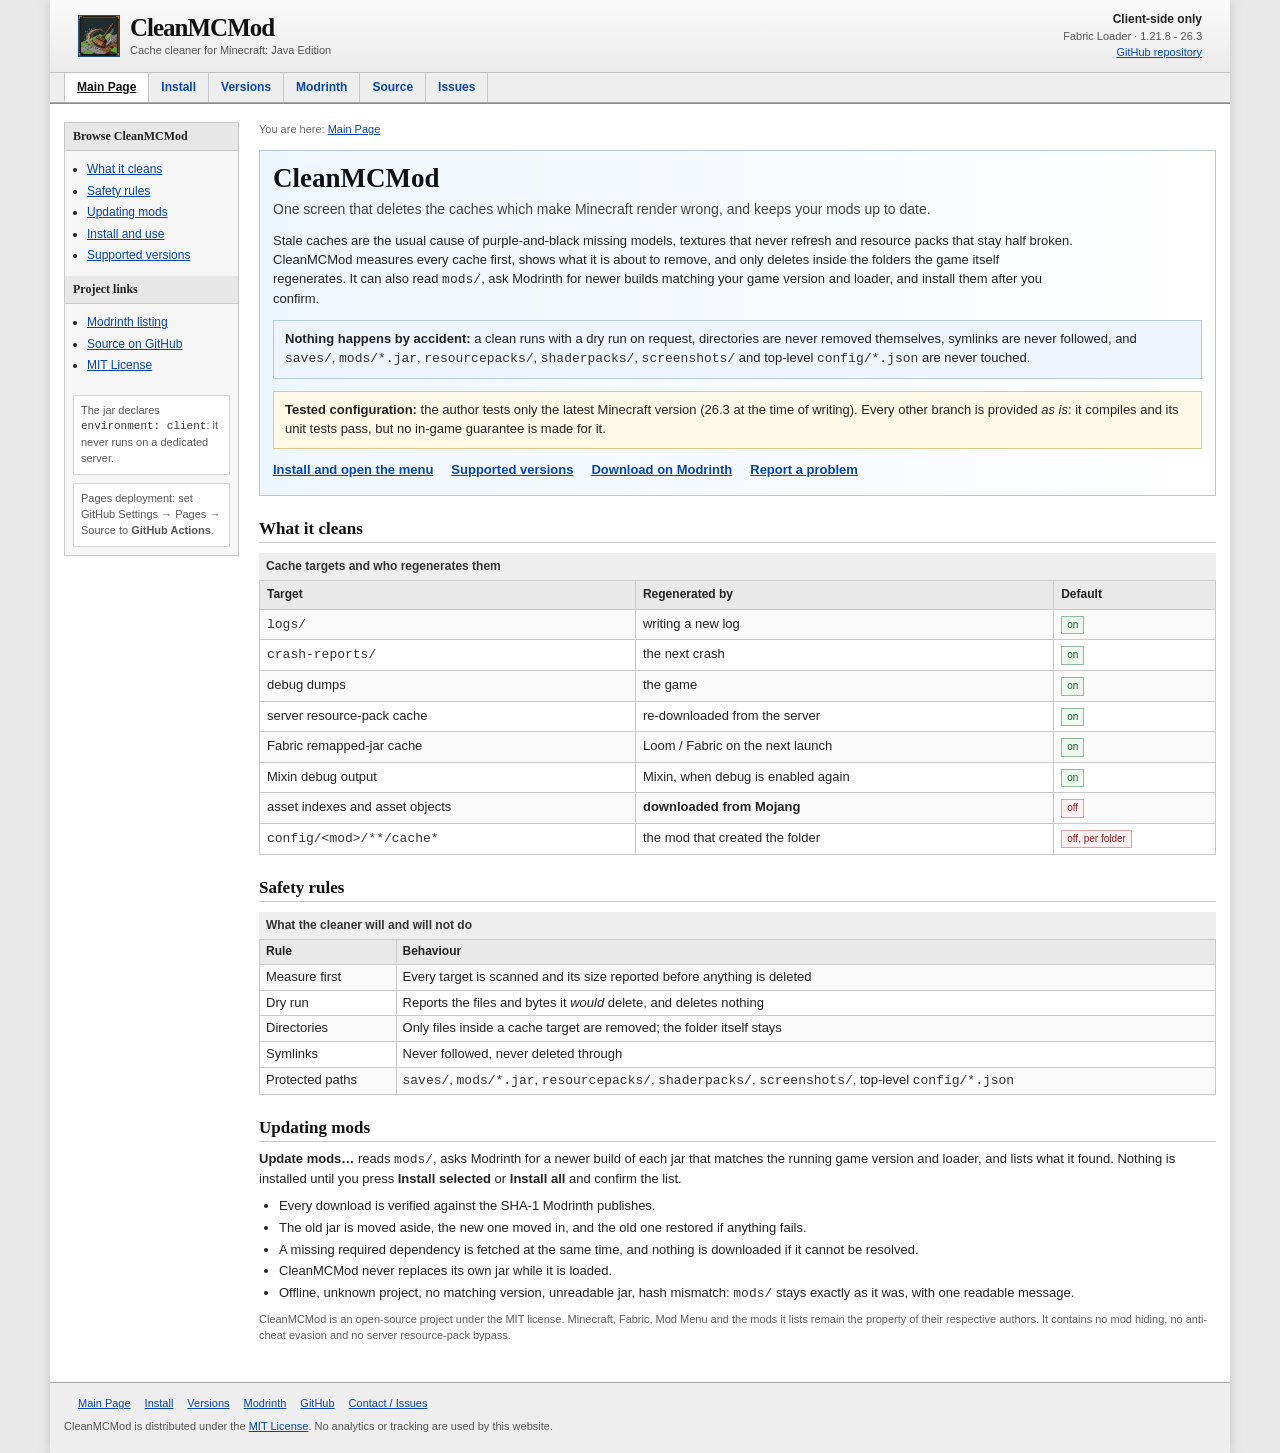
<file: .website/index.html>
<!doctype html>
<html lang="en">
<head>
<meta charset="utf-8"><meta name="viewport" content="width=device-width, initial-scale=1">
<meta name="description" content="CleanMCMod clears the stale Minecraft caches that break models, textures and resource packs, and updates your mods from Modrinth.">
<title>CleanMCMod - Minecraft cache cleaner</title>
<link rel="stylesheet" href="styles.css">
<link rel="icon" type="image/png" href="icon.png">
<meta property="og:image" content="icon.png">
<script defer src="script.js"></script>
</head>
<body>
<a class="skip-link" href="#main-content">Skip to content</a>
<header class="site-header">
  <div class="container header-main">
    <a class="brand" href="index.html">
      <span class="brand-mark"><img src="icon.png" alt="CleanMCMod logo"></span>
      <span><span class="brand-name">CleanMCMod</span><span class="brand-subtitle">Cache cleaner for Minecraft: Java Edition</span></span>
    </a>
    <div class="header-meta">
      <strong>Client-side only</strong>
      Fabric Loader &middot; 1.21.8 - 26.3<br>
      <a href="https://github.com/PiBOH/cleanmcmod">GitHub repository</a>
    </div>
    <button class="menu-toggle" type="button" aria-expanded="false" aria-controls="primary-nav">Menu</button>
  </div>
  <nav class="site-nav" aria-label="Main navigation">
    <ul class="container nav-list" id="primary-nav">
      <li><a href="index.html" aria-current="page">Main Page</a></li>
      <li><a href="install.html">Install</a></li>
      <li><a href="versions.html">Versions</a></li>
      <li><a href="https://modrinth.com/mod/cleanmcmod">Modrinth</a></li>
      <li><a href="https://github.com/PiBOH/cleanmcmod">Source</a></li>
      <li><a href="https://github.com/PiBOH/cleanmcmod/issues">Issues</a></li>
    </ul>
  </nav>
</header>

<main id="main-content" class="page-layout">
  <aside class="sidebar">
    <h2 class="sidebar-heading">Browse CleanMCMod</h2>
    <ul>
      <li><a href="#cleans">What it cleans</a></li>
      <li><a href="#safety">Safety rules</a></li>
      <li><a href="#updates">Updating mods</a></li>
      <li><a href="install.html">Install and use</a></li>
      <li><a href="versions.html">Supported versions</a></li>
    </ul>
    <h2 class="sidebar-heading">Project links</h2>
    <ul>
      <li><a href="https://modrinth.com/mod/cleanmcmod">Modrinth listing</a></li>
      <li><a href="https://github.com/PiBOH/cleanmcmod">Source on GitHub</a></li>
      <li><a href="https://github.com/PiBOH/cleanmcmod/blob/main/LICENSE">MIT License</a></li>
    </ul>
    <div class="sidebar-note">The jar declares <code>environment: client</code>: it never runs on a dedicated server.</div>
    <div class="sidebar-note">Pages deployment: set GitHub Settings &rarr; Pages &rarr; Source to <strong>GitHub Actions</strong>.</div>
  </aside>

  <section class="content">
    <p class="breadcrumb">You are here: <a href="index.html">Main Page</a></p>

    <div class="hero-classic">
      <h1>CleanMCMod</h1>
      <p class="lead">One screen that deletes the caches which make Minecraft render wrong, and keeps your mods up to date.</p>
      <p>Stale caches are the usual cause of purple-and-black missing models, textures that never refresh and resource packs that stay half broken. CleanMCMod measures every cache first, shows what it is about to remove, and only deletes inside the folders the game itself regenerates. It can also read <code>mods/</code>, ask Modrinth for newer builds matching your game version and loader, and install them after you confirm.</p>
      <div class="notice"><strong>Nothing happens by accident:</strong> a clean runs with a dry run on request, directories are never removed themselves, symlinks are never followed, and <code>saves/</code>, <code>mods/*.jar</code>, <code>resourcepacks/</code>, <code>shaderpacks/</code>, <code>screenshots/</code> and top-level <code>config/*.json</code> are never touched.</div>
      <div class="notice warning"><strong>Tested configuration:</strong> the author tests only the latest Minecraft version (26.3 at the time of writing). Every other branch is provided <em>as is</em>: it compiles and its unit tests pass, but no in-game guarantee is made for it.</div>
      <div class="quick-links">
        <a href="install.html">Install and open the menu</a>
        <a href="versions.html">Supported versions</a>
        <a href="https://modrinth.com/mod/cleanmcmod">Download on Modrinth</a>
        <a href="https://github.com/PiBOH/cleanmcmod/issues">Report a problem</a>
      </div>
    </div>

    <h2 id="cleans">What it cleans</h2>
    <table class="catalog-table">
      <caption>Cache targets and who regenerates them</caption>
      <tr><th>Target</th><th>Regenerated by</th><th>Default</th></tr>
      <tr><td><code>logs/</code></td><td>writing a new log</td><td><span class="status recommended">on</span></td></tr>
      <tr><td><code>crash-reports/</code></td><td>the next crash</td><td><span class="status recommended">on</span></td></tr>
      <tr><td>debug dumps</td><td>the game</td><td><span class="status recommended">on</span></td></tr>
      <tr><td>server resource-pack cache</td><td>re-downloaded from the server</td><td><span class="status recommended">on</span></td></tr>
      <tr><td>Fabric remapped-jar cache</td><td>Loom / Fabric on the next launch</td><td><span class="status recommended">on</span></td></tr>
      <tr><td>Mixin debug output</td><td>Mixin, when debug is enabled again</td><td><span class="status recommended">on</span></td></tr>
      <tr><td>asset indexes and asset objects</td><td><strong>downloaded from Mojang</strong></td><td><span class="status warning">off</span></td></tr>
      <tr><td><code>config/&lt;mod&gt;/**/cache*</code></td><td>the mod that created the folder</td><td><span class="status warning">off, per folder</span></td></tr>
    </table>

    <h2 id="safety">Safety rules</h2>
    <table class="catalog-table compact">
      <caption>What the cleaner will and will not do</caption>
      <tr><th>Rule</th><th>Behaviour</th></tr>
      <tr><td>Measure first</td><td>Every target is scanned and its size reported before anything is deleted</td></tr>
      <tr><td>Dry run</td><td>Reports the files and bytes it <em>would</em> delete, and deletes nothing</td></tr>
      <tr><td>Directories</td><td>Only files inside a cache target are removed; the folder itself stays</td></tr>
      <tr><td>Symlinks</td><td>Never followed, never deleted through</td></tr>
      <tr><td>Protected paths</td><td><code>saves/</code>, <code>mods/*.jar</code>, <code>resourcepacks/</code>, <code>shaderpacks/</code>, <code>screenshots/</code>, top-level <code>config/*.json</code></td></tr>
    </table>

    <h2 id="updates">Updating mods</h2>
    <p><strong>Update mods&hellip;</strong> reads <code>mods/</code>, asks Modrinth for a newer build of each jar that matches the running game version and loader, and lists what it found. Nothing is installed until you press <strong>Install selected</strong> or <strong>Install all</strong> and confirm the list.</p>
    <ul class="list-tight">
      <li>Every download is verified against the SHA-1 Modrinth publishes.</li>
      <li>The old jar is moved aside, the new one moved in, and the old one restored if anything fails.</li>
      <li>A missing required dependency is fetched at the same time, and nothing is downloaded if it cannot be resolved.</li>
      <li>CleanMCMod never replaces its own jar while it is loaded.</li>
      <li>Offline, unknown project, no matching version, unreadable jar, hash mismatch: <code>mods/</code> stays exactly as it was, with one readable message.</li>
    </ul>

    <p class="small">CleanMCMod is an open-source project under the MIT license. Minecraft, Fabric, Mod Menu and the mods it lists remain the property of their respective authors. It contains no mod hiding, no anti-cheat evasion and no server resource-pack bypass.</p>
  </section>
</main>

<footer class="site-footer">
  <div class="container footer-links">
    <a href="index.html">Main Page</a>
    <a href="install.html">Install</a>
    <a href="versions.html">Versions</a>
    <a href="https://modrinth.com/mod/cleanmcmod">Modrinth</a>
    <a href="https://github.com/PiBOH/cleanmcmod">GitHub</a>
    <a href="https://github.com/PiBOH/cleanmcmod/issues">Contact / Issues</a>
  </div>
  <div class="container footer-note">CleanMCMod is distributed under the <a href="https://github.com/PiBOH/cleanmcmod/blob/main/LICENSE">MIT License</a>. No analytics or tracking are used by this website.</div>
</footer>
</body>
</html>
</file>
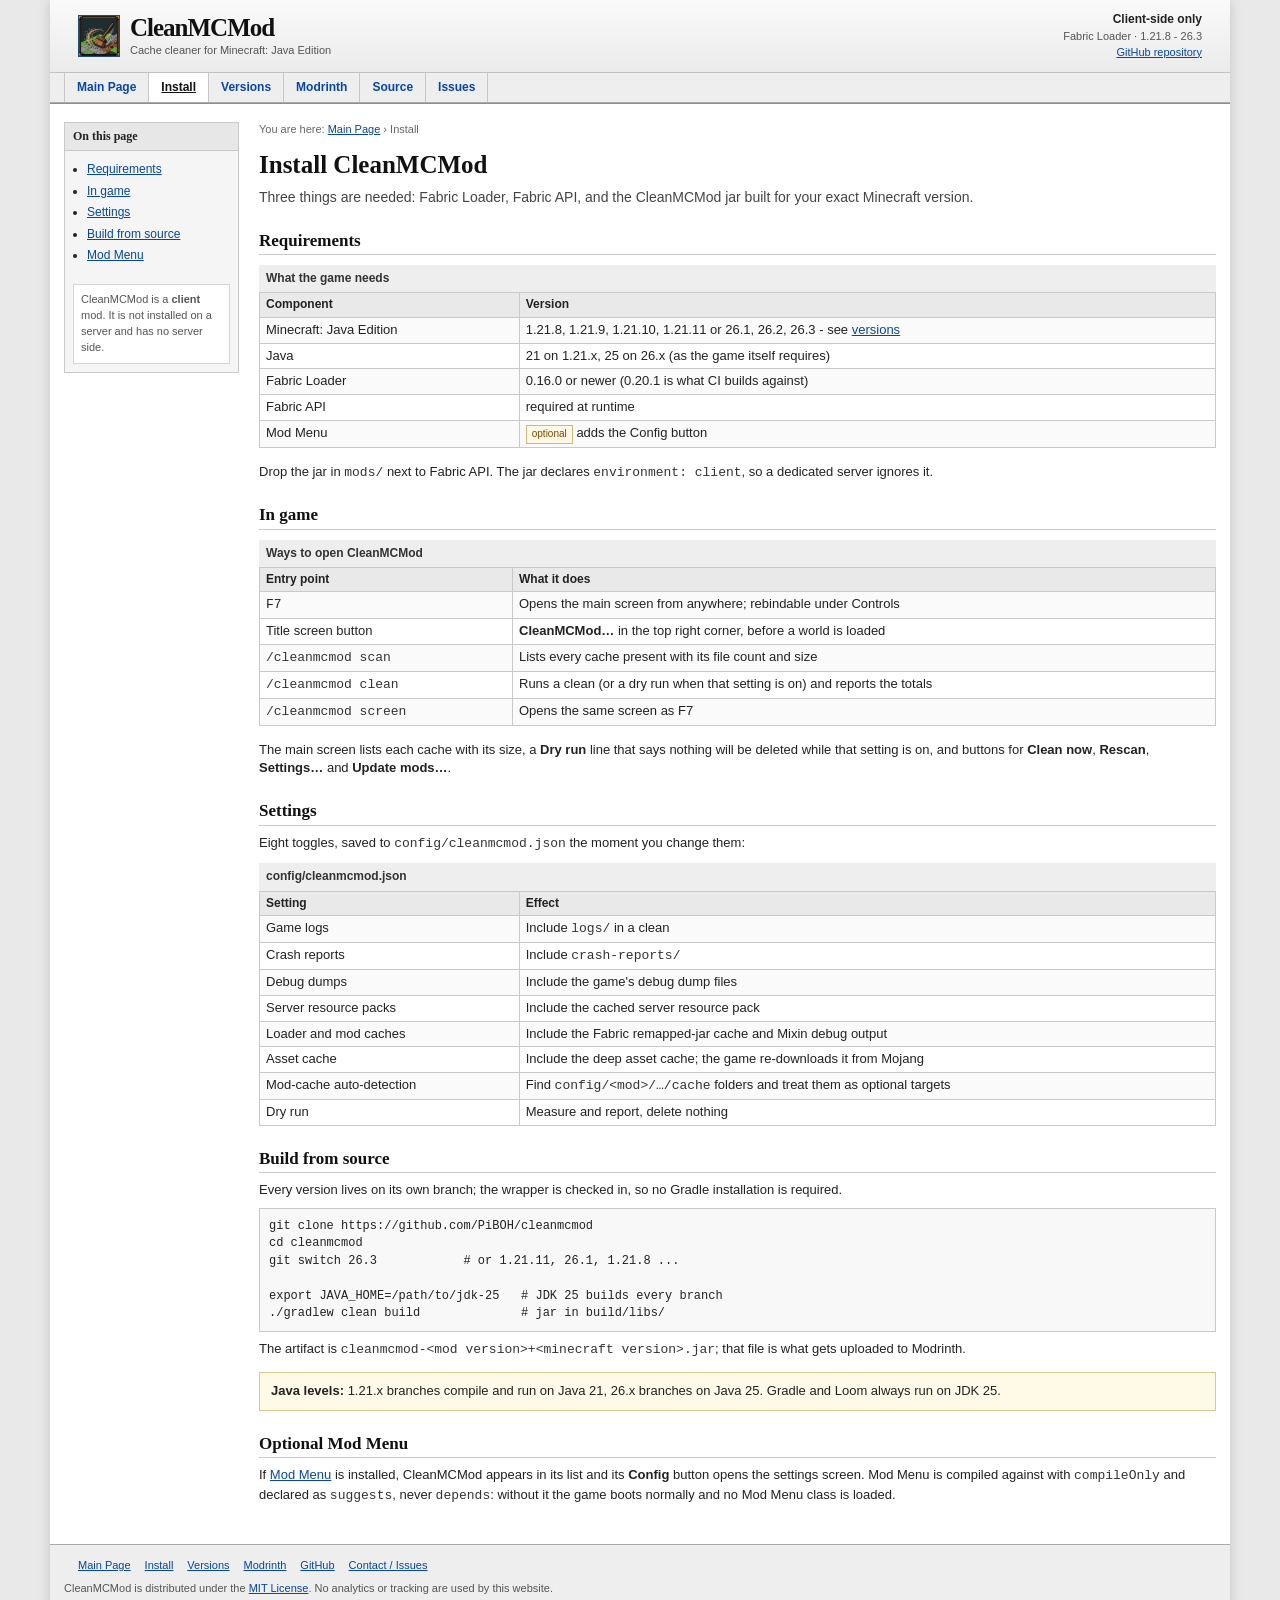
<file: .website/install.html>
<!doctype html>
<html lang="en">
<head>
<meta charset="utf-8"><meta name="viewport" content="width=device-width, initial-scale=1">
<meta name="description" content="Install CleanMCMod, open the menu with F7 or the title screen button, and use /cleanmcmod from chat.">
<title>Install - CleanMCMod</title>
<link rel="stylesheet" href="styles.css">
<link rel="icon" type="image/png" href="icon.png">
<script defer src="script.js"></script>
</head>
<body>
<a class="skip-link" href="#main-content">Skip to content</a>
<header class="site-header">
  <div class="container header-main">
    <a class="brand" href="index.html">
      <span class="brand-mark"><img src="icon.png" alt="CleanMCMod logo"></span>
      <span><span class="brand-name">CleanMCMod</span><span class="brand-subtitle">Cache cleaner for Minecraft: Java Edition</span></span>
    </a>
    <div class="header-meta">
      <strong>Client-side only</strong>
      Fabric Loader &middot; 1.21.8 - 26.3<br>
      <a href="https://github.com/PiBOH/cleanmcmod">GitHub repository</a>
    </div>
    <button class="menu-toggle" type="button" aria-expanded="false" aria-controls="primary-nav">Menu</button>
  </div>
  <nav class="site-nav" aria-label="Main navigation">
    <ul class="container nav-list" id="primary-nav">
      <li><a href="index.html">Main Page</a></li>
      <li><a href="install.html" aria-current="page">Install</a></li>
      <li><a href="versions.html">Versions</a></li>
      <li><a href="https://modrinth.com/mod/cleanmcmod">Modrinth</a></li>
      <li><a href="https://github.com/PiBOH/cleanmcmod">Source</a></li>
      <li><a href="https://github.com/PiBOH/cleanmcmod/issues">Issues</a></li>
    </ul>
  </nav>
</header>

<main id="main-content" class="page-layout">
  <aside class="sidebar">
    <h2 class="sidebar-heading">On this page</h2>
    <ul>
      <li><a href="#requirements">Requirements</a></li>
      <li><a href="#ingame">In game</a></li>
      <li><a href="#settings">Settings</a></li>
      <li><a href="#source">Build from source</a></li>
      <li><a href="#modmenu">Mod Menu</a></li>
    </ul>
    <div class="sidebar-note">CleanMCMod is a <strong>client</strong> mod. It is not installed on a server and has no server side.</div>
  </aside>

  <section class="content">
    <p class="breadcrumb">You are here: <a href="index.html">Main Page</a> &rsaquo; Install</p>
    <h1>Install CleanMCMod</h1>
    <p class="lead">Three things are needed: Fabric Loader, Fabric API, and the CleanMCMod jar built for your exact Minecraft version.</p>

    <h2 id="requirements">Requirements</h2>
    <table class="catalog-table compact">
      <caption>What the game needs</caption>
      <tr><th>Component</th><th>Version</th></tr>
      <tr><td>Minecraft: Java Edition</td><td>1.21.8, 1.21.9, 1.21.10, 1.21.11 or 26.1, 26.2, 26.3 - see <a href="versions.html">versions</a></td></tr>
      <tr><td>Java</td><td>21 on 1.21.x, 25 on 26.x (as the game itself requires)</td></tr>
      <tr><td>Fabric Loader</td><td>0.16.0 or newer (0.20.1 is what CI builds against)</td></tr>
      <tr><td>Fabric API</td><td>required at runtime</td></tr>
      <tr><td>Mod Menu</td><td><span class="status fallback">optional</span> adds the Config button</td></tr>
    </table>
    <p>Drop the jar in <code>mods/</code> next to Fabric API. The jar declares <code>environment: client</code>, so a dedicated server ignores it.</p>

    <h2 id="ingame">In game</h2>
    <table class="catalog-table compact">
      <caption>Ways to open CleanMCMod</caption>
      <tr><th>Entry point</th><th>What it does</th></tr>
      <tr><td><kbd>F7</kbd></td><td>Opens the main screen from anywhere; rebindable under Controls</td></tr>
      <tr><td>Title screen button</td><td><strong>CleanMCMod&hellip;</strong> in the top right corner, before a world is loaded</td></tr>
      <tr><td><code>/cleanmcmod scan</code></td><td>Lists every cache present with its file count and size</td></tr>
      <tr><td><code>/cleanmcmod clean</code></td><td>Runs a clean (or a dry run when that setting is on) and reports the totals</td></tr>
      <tr><td><code>/cleanmcmod screen</code></td><td>Opens the same screen as F7</td></tr>
    </table>
    <p>The main screen lists each cache with its size, a <strong>Dry run</strong> line that says nothing will be deleted while that setting is on, and buttons for <strong>Clean now</strong>, <strong>Rescan</strong>, <strong>Settings&hellip;</strong> and <strong>Update mods&hellip;</strong>.</p>

    <h2 id="settings">Settings</h2>
    <p>Eight toggles, saved to <code>config/cleanmcmod.json</code> the moment you change them:</p>
    <table class="catalog-table compact">
      <caption>config/cleanmcmod.json</caption>
      <tr><th>Setting</th><th>Effect</th></tr>
      <tr><td>Game logs</td><td>Include <code>logs/</code> in a clean</td></tr>
      <tr><td>Crash reports</td><td>Include <code>crash-reports/</code></td></tr>
      <tr><td>Debug dumps</td><td>Include the game's debug dump files</td></tr>
      <tr><td>Server resource packs</td><td>Include the cached server resource pack</td></tr>
      <tr><td>Loader and mod caches</td><td>Include the Fabric remapped-jar cache and Mixin debug output</td></tr>
      <tr><td>Asset cache</td><td>Include the deep asset cache; the game re-downloads it from Mojang</td></tr>
      <tr><td>Mod-cache auto-detection</td><td>Find <code>config/&lt;mod&gt;/&hellip;/cache</code> folders and treat them as optional targets</td></tr>
      <tr><td>Dry run</td><td>Measure and report, delete nothing</td></tr>
    </table>

    <h2 id="source">Build from source</h2>
    <p>Every version lives on its own branch; the wrapper is checked in, so no Gradle installation is required.</p>
<pre class="command">git clone https://github.com/PiBOH/cleanmcmod
cd cleanmcmod
git switch 26.3            # or 1.21.11, 26.1, 1.21.8 ...

export JAVA_HOME=/path/to/jdk-25   # JDK 25 builds every branch
./gradlew clean build              # jar in build/libs/</pre>
    <p>The artifact is <code>cleanmcmod-&lt;mod version&gt;+&lt;minecraft version&gt;.jar</code>; that file is what gets uploaded to Modrinth.</p>
    <div class="notice warning"><strong>Java levels:</strong> 1.21.x branches compile and run on Java 21, 26.x branches on Java 25. Gradle and Loom always run on JDK 25.</div>

    <h2 id="modmenu">Optional Mod Menu</h2>
    <p>If <a href="https://modrinth.com/mod/modmenu">Mod Menu</a> is installed, CleanMCMod appears in its list and its <strong>Config</strong> button opens the settings screen. Mod Menu is compiled against with <code>compileOnly</code> and declared as <code>suggests</code>, never <code>depends</code>: without it the game boots normally and no Mod Menu class is loaded.</p>
  </section>
</main>

<footer class="site-footer">
  <div class="container footer-links">
    <a href="index.html">Main Page</a>
    <a href="install.html">Install</a>
    <a href="versions.html">Versions</a>
    <a href="https://modrinth.com/mod/cleanmcmod">Modrinth</a>
    <a href="https://github.com/PiBOH/cleanmcmod">GitHub</a>
    <a href="https://github.com/PiBOH/cleanmcmod/issues">Contact / Issues</a>
  </div>
  <div class="container footer-note">CleanMCMod is distributed under the <a href="https://github.com/PiBOH/cleanmcmod/blob/main/LICENSE">MIT License</a>. No analytics or tracking are used by this website.</div>
</footer>
</body>
</html>
</file>
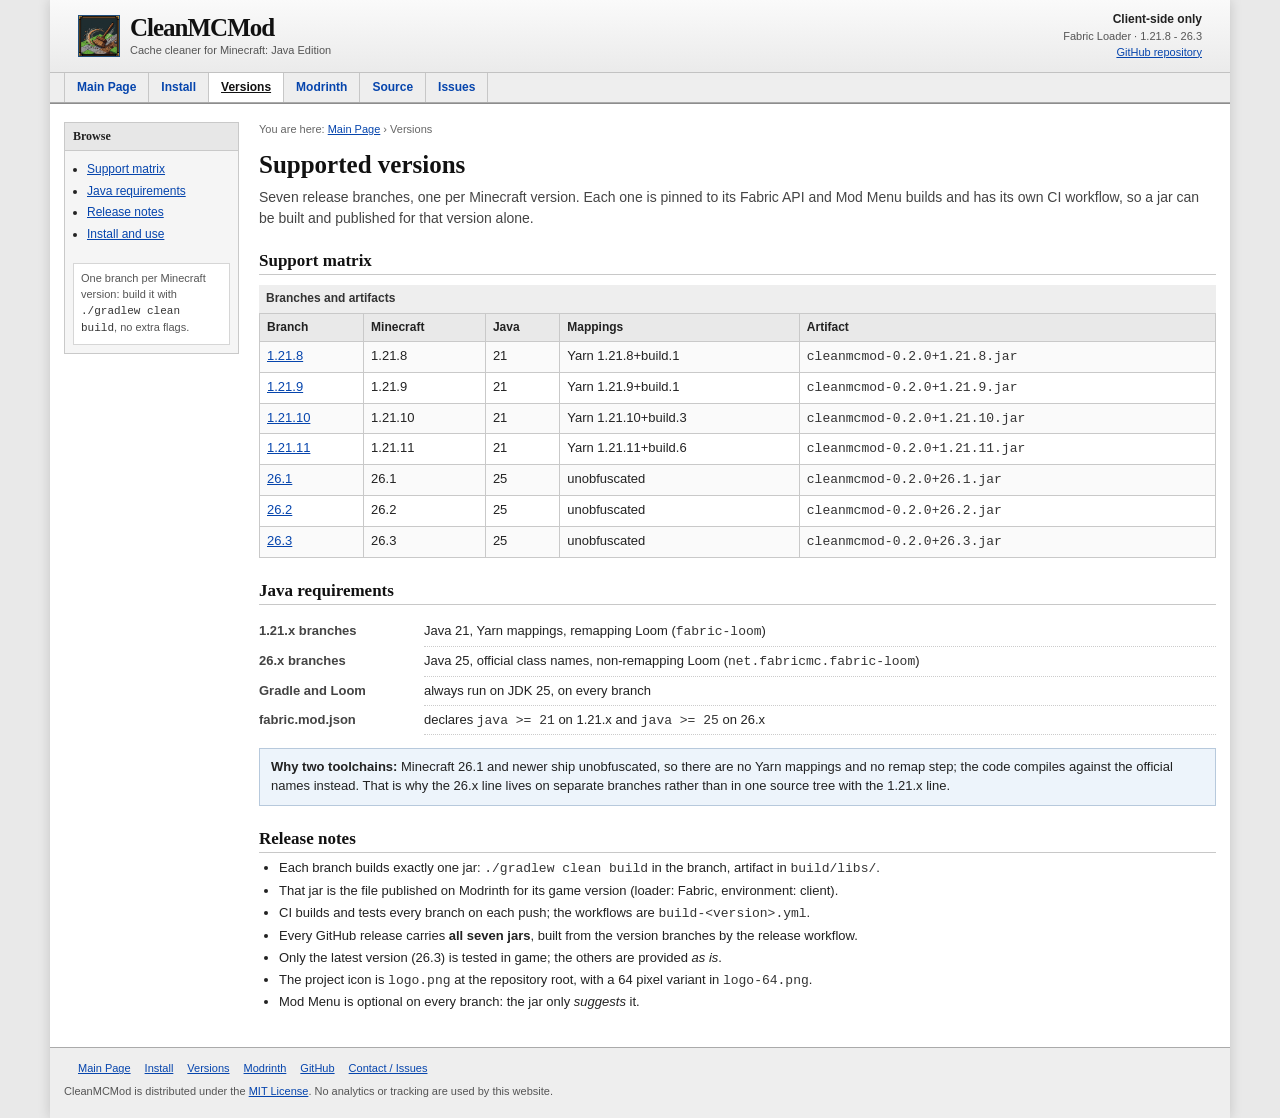
<file: .website/versions.html>
<!doctype html>
<html lang="en">
<head>
<meta charset="utf-8"><meta name="viewport" content="width=device-width, initial-scale=1">
<meta name="description" content="CleanMCMod supported Minecraft versions and the branch that builds each one.">
<title>Versions - CleanMCMod</title>
<link rel="stylesheet" href="styles.css">
<link rel="icon" type="image/png" href="icon.png">
<script defer src="script.js"></script>
</head>
<body>
<a class="skip-link" href="#main-content">Skip to content</a>
<header class="site-header">
  <div class="container header-main">
    <a class="brand" href="index.html">
      <span class="brand-mark"><img src="icon.png" alt="CleanMCMod logo"></span>
      <span><span class="brand-name">CleanMCMod</span><span class="brand-subtitle">Cache cleaner for Minecraft: Java Edition</span></span>
    </a>
    <div class="header-meta">
      <strong>Client-side only</strong>
      Fabric Loader &middot; 1.21.8 - 26.3<br>
      <a href="https://github.com/PiBOH/cleanmcmod">GitHub repository</a>
    </div>
    <button class="menu-toggle" type="button" aria-expanded="false" aria-controls="primary-nav">Menu</button>
  </div>
  <nav class="site-nav" aria-label="Main navigation">
    <ul class="container nav-list" id="primary-nav">
      <li><a href="index.html">Main Page</a></li>
      <li><a href="install.html">Install</a></li>
      <li><a href="versions.html" aria-current="page">Versions</a></li>
      <li><a href="https://modrinth.com/mod/cleanmcmod">Modrinth</a></li>
      <li><a href="https://github.com/PiBOH/cleanmcmod">Source</a></li>
      <li><a href="https://github.com/PiBOH/cleanmcmod/issues">Issues</a></li>
    </ul>
  </nav>
</header>

<main id="main-content" class="page-layout">
  <aside class="sidebar">
    <h2 class="sidebar-heading">Browse</h2>
    <ul>
      <li><a href="#matrix">Support matrix</a></li>
      <li><a href="#java">Java requirements</a></li>
      <li><a href="#release">Release notes</a></li>
      <li><a href="install.html">Install and use</a></li>
    </ul>
    <div class="sidebar-note">One branch per Minecraft version: build it with <code>./gradlew clean build</code>, no extra flags.</div>
  </aside>

  <section class="content">
    <p class="breadcrumb">You are here: <a href="index.html">Main Page</a> &rsaquo; Versions</p>
    <h1>Supported versions</h1>
    <p class="lead">Seven release branches, one per Minecraft version. Each one is pinned to its Fabric API and Mod Menu builds and has its own CI workflow, so a jar can be built and published for that version alone.</p>

    <h2 id="matrix">Support matrix</h2>
    <table class="catalog-table">
      <caption>Branches and artifacts</caption>
      <tr><th>Branch</th><th>Minecraft</th><th>Java</th><th>Mappings</th><th>Artifact</th></tr>
      <tr><td><a href="https://github.com/PiBOH/cleanmcmod/tree/1.21.8">1.21.8</a></td><td>1.21.8</td><td>21</td><td>Yarn 1.21.8+build.1</td><td><code>cleanmcmod-0.2.0+1.21.8.jar</code></td></tr>
      <tr><td><a href="https://github.com/PiBOH/cleanmcmod/tree/1.21.9">1.21.9</a></td><td>1.21.9</td><td>21</td><td>Yarn 1.21.9+build.1</td><td><code>cleanmcmod-0.2.0+1.21.9.jar</code></td></tr>
      <tr><td><a href="https://github.com/PiBOH/cleanmcmod/tree/1.21.10">1.21.10</a></td><td>1.21.10</td><td>21</td><td>Yarn 1.21.10+build.3</td><td><code>cleanmcmod-0.2.0+1.21.10.jar</code></td></tr>
      <tr><td><a href="https://github.com/PiBOH/cleanmcmod/tree/1.21.11">1.21.11</a></td><td>1.21.11</td><td>21</td><td>Yarn 1.21.11+build.6</td><td><code>cleanmcmod-0.2.0+1.21.11.jar</code></td></tr>
      <tr><td><a href="https://github.com/PiBOH/cleanmcmod/tree/26.1">26.1</a></td><td>26.1</td><td>25</td><td>unobfuscated</td><td><code>cleanmcmod-0.2.0+26.1.jar</code></td></tr>
      <tr><td><a href="https://github.com/PiBOH/cleanmcmod/tree/26.2">26.2</a></td><td>26.2</td><td>25</td><td>unobfuscated</td><td><code>cleanmcmod-0.2.0+26.2.jar</code></td></tr>
      <tr><td><a href="https://github.com/PiBOH/cleanmcmod/tree/26.3">26.3</a></td><td>26.3</td><td>25</td><td>unobfuscated</td><td><code>cleanmcmod-0.2.0+26.3.jar</code></td></tr>
    </table>

    <h2 id="java">Java requirements</h2>
    <div class="detail-list">
      <dl>
        <dt>1.21.x branches</dt><dd>Java 21, Yarn mappings, remapping Loom (<code>fabric-loom</code>)</dd>
        <dt>26.x branches</dt><dd>Java 25, official class names, non-remapping Loom (<code>net.fabricmc.fabric-loom</code>)</dd>
        <dt>Gradle and Loom</dt><dd>always run on JDK 25, on every branch</dd>
        <dt>fabric.mod.json</dt><dd>declares <code>java &gt;= 21</code> on 1.21.x and <code>java &gt;= 25</code> on 26.x</dd>
      </dl>
    </div>
    <div class="notice"><strong>Why two toolchains:</strong> Minecraft 26.1 and newer ship unobfuscated, so there are no Yarn mappings and no remap step; the code compiles against the official names instead. That is why the 26.x line lives on separate branches rather than in one source tree with the 1.21.x line.</div>

    <h2 id="release">Release notes</h2>
    <ul class="list-tight">
      <li>Each branch builds exactly one jar: <code>./gradlew clean build</code> in the branch, artifact in <code>build/libs/</code>.</li>
      <li>That jar is the file published on Modrinth for its game version (loader: Fabric, environment: client).</li>
      <li>CI builds and tests every branch on each push; the workflows are <code>build-&lt;version&gt;.yml</code>.</li>
      <li>Every GitHub release carries <strong>all seven jars</strong>, built from the version branches by the release workflow.</li>
      <li>Only the latest version (26.3) is tested in game; the others are provided <em>as is</em>.</li>
      <li>The project icon is <code>logo.png</code> at the repository root, with a 64 pixel variant in <code>logo-64.png</code>.</li>
      <li>Mod Menu is optional on every branch: the jar only <em>suggests</em> it.</li>
    </ul>
  </section>
</main>

<footer class="site-footer">
  <div class="container footer-links">
    <a href="index.html">Main Page</a>
    <a href="install.html">Install</a>
    <a href="versions.html">Versions</a>
    <a href="https://modrinth.com/mod/cleanmcmod">Modrinth</a>
    <a href="https://github.com/PiBOH/cleanmcmod">GitHub</a>
    <a href="https://github.com/PiBOH/cleanmcmod/issues">Contact / Issues</a>
  </div>
  <div class="container footer-note">CleanMCMod is distributed under the <a href="https://github.com/PiBOH/cleanmcmod/blob/main/LICENSE">MIT License</a>. No analytics or tracking are used by this website.</div>
</footer>
</body>
</html>
</file>
<file: .website/styles.css>
/* CleanMCMod project site
   Same catalogue styling as the other PiBOH pages: compact, plain, link-first.
*/
:root {
  --page: #ffffff;
  --panel: #f5f5f5;
  --panel-blue: #edf4fb;
  --line: #c9c9c9;
  --line-dark: #a7a7a7;
  --text: #222222;
  --muted: #5d5d5d;
  --blue: #0645ad;
  --blue-dark: #003b86;
  --visited: #5b2a86;
  --green: #176d35;
  --orange: #8b4b00;
  --red: #9b2226;
  --max: 1180px;
}

* { box-sizing: border-box; }
html { background: #e9e9e9; }
body {
  max-width: var(--max);
  min-height: 100vh;
  margin: 0 auto;
  color: var(--text);
  background: var(--page);
  font: 13px/1.45 Arial, Helvetica, sans-serif;
  box-shadow: 0 0 12px rgba(0, 0, 0, .16);
}
a { color: var(--blue); text-decoration: underline; }
a:visited { color: var(--visited); }
a:hover, a:focus { color: var(--blue-dark); text-decoration: none; }
button, input, select { font: inherit; }
code, kbd, pre { font-family: "Courier New", Courier, monospace; }
code { color: #333; }
.container { width: min(100% - 28px, var(--max) - 28px); margin: 0 auto; }
.skip-link { position: absolute; left: -9999px; top: 0; padding: 6px 9px; color: #fff; background: #000; }
.skip-link:focus { left: 8px; z-index: 20; }
.sr-only { position: absolute; width: 1px; height: 1px; padding: 0; margin: -1px; overflow: hidden; clip: rect(0, 0, 0, 0); white-space: nowrap; border: 0; }

.site-header { border-bottom: 1px solid #8d8d8d; background: linear-gradient(#fafafa, #e4e4e4); }
.header-main { display: flex; align-items: center; justify-content: space-between; gap: 18px; min-height: 72px; padding: 10px 14px; }
.brand { display: flex; align-items: center; gap: 10px; color: #111; text-decoration: none; }
.brand:visited { color: #111; }
.brand-mark { display: grid; place-items: center; width: 42px; height: 42px; overflow: hidden; border: 1px solid #214f7d; background: #0f3b2c; }
.brand-mark img { display: block; width: 100%; height: 100%; object-fit: cover; object-position: center center; }
.brand-name { display: block; font: bold 25px Georgia, "Times New Roman", serif; letter-spacing: -.04em; }
.brand-subtitle { display: block; margin-top: 1px; color: #555; font-size: 11px; }
.header-meta { color: #555; font-size: 11px; text-align: right; }
.header-meta strong { display: block; color: #222; font-size: 12px; }

.site-nav { border-top: 1px solid #c2c2c2; border-bottom: 1px solid #aaa; background: #eee; }
.nav-list { display: flex; flex-wrap: wrap; gap: 0; margin: 0 auto; padding: 0; list-style: none; }
.nav-list a { display: block; padding: 6px 12px; border-right: 1px solid #c7c7c7; color: #0645ad; font-size: 12px; font-weight: bold; text-decoration: none; }
.nav-list li:first-child a { border-left: 1px solid #c7c7c7; }
.nav-list a:hover, .nav-list a[aria-current="page"] { color: #111; background: #fff; text-decoration: underline; }
.menu-toggle { display: none; margin: 5px 0; padding: 5px 8px; border: 1px solid #999; background: #fff; cursor: pointer; }

.page-layout { display: grid; grid-template-columns: 175px minmax(0, 1fr); gap: 20px; padding: 18px 14px 30px; }
.sidebar { align-self: start; border: 1px solid var(--line); background: var(--panel); }
.sidebar-heading { margin: 0; padding: 6px 8px; border-bottom: 1px solid var(--line); color: #222; background: #e7e7e7; font-size: 12px; }
.sidebar ul { margin: 0; padding: 6px 9px 8px 22px; }
.sidebar li { margin: 4px 0; font-size: 12px; }
.sidebar-note { margin: 8px; padding: 7px; border: 1px solid #d6d6d6; color: #555; background: #fff; font-size: 11px; }
.content { min-width: 0; }
.breadcrumb { margin: 0 0 12px; color: #666; font-size: 11px; }
.breadcrumb a { color: #0645ad; }
h1 { margin: 0 0 7px; color: #111; font: bold 25px/1.2 Georgia, "Times New Roman", serif; }
h2 { margin: 22px 0 6px; padding-bottom: 3px; border-bottom: 1px solid #c8c8c8; color: #111; font: bold 17px/1.25 Georgia, "Times New Roman", serif; }
h3 { margin: 16px 0 4px; color: #222; font-size: 14px; }
p { margin: 8px 0; }
.lead { margin: 0 0 13px; color: #444; font-size: 14px; }
.notice { margin: 12px 0; padding: 9px 11px; border: 1px solid #b7c9dc; background: var(--panel-blue); }
.notice.warning { border-color: #dfc78e; background: #fff9e8; }
.notice.danger { border-color: #dfb1b1; background: #fff2f2; }
.notice strong { color: #222; }
.small { color: var(--muted); font-size: 11px; }
.muted { color: var(--muted); }

.catalog-table { width: 100%; margin: 10px 0 15px; border-collapse: collapse; border: 1px solid var(--line-dark); }
.catalog-table caption { padding: 5px 7px; color: #333; background: #eee; font-size: 12px; font-weight: bold; text-align: left; }
.catalog-table th, .catalog-table td { padding: 5px 7px; border: 1px solid var(--line); vertical-align: top; text-align: left; }
.catalog-table th { color: #222; background: #e9e9e9; font-size: 12px; }
.catalog-table tr:nth-child(even) td { background: #fafafa; }
.catalog-table.compact th, .catalog-table.compact td { padding: 3px 6px; }
.catalog-table .right { text-align: right; white-space: nowrap; }
.tool-name { font-weight: bold; }
.tool-icon { display: inline-block; min-width: 32px; margin-right: 5px; padding: 2px 4px; border: 1px solid #9aaabb; color: #16486d; background: #edf4fb; font: bold 10px Arial; text-align: center; }
.status { display: inline-block; padding: 1px 5px; border: 1px solid #aaa; color: #444; background: #eee; font-size: 10px; white-space: nowrap; }
.status.recommended { border-color: #91b99c; color: #155c2c; background: #edf8ef; }
.status.fallback { border-color: #d5b87a; color: #7c4900; background: #fff8e7; }
.status.warning { border-color: #d8a1a1; color: #8e1f23; background: #fff1f1; }

.hero-classic { padding: 11px 13px; border: 1px solid #b6c7d7; background: linear-gradient(90deg, #eef6fd, #fff); }
.hero-classic h1 { margin-bottom: 4px; font-size: 27px; }
.hero-classic p { max-width: 800px; }
.quick-links { display: flex; flex-wrap: wrap; gap: 7px 18px; margin: 12px 0 4px; }
.quick-links a { font-weight: bold; }
.detail-list { margin-top: 6px; }
.detail-list dt { float: left; clear: left; width: 165px; padding: 4px 8px 4px 0; color: #444; font-weight: bold; }
.detail-list dd { min-height: 25px; margin: 0 0 1px 165px; padding: 4px 0; border-bottom: 1px dotted #ccc; }
pre.command { overflow-x: auto; margin: 8px 0; padding: 9px; border: 1px solid #c9c9c9; background: #f8f8f8; font-size: 12px; }
.list-tight { margin: 5px 0; padding-left: 20px; }
.list-tight li { margin: 3px 0; }

.site-footer { padding: 13px 14px 18px; border-top: 1px solid #aaa; color: #555; background: #eee; font-size: 11px; }
.footer-links { display: flex; flex-wrap: wrap; gap: 0 14px; margin-bottom: 7px; }
.footer-note { margin: 0; }

@media (max-width: 760px) {
  .header-main { min-height: 62px; }
  .header-meta { display: none; }
  .menu-toggle { display: block; }
  .nav-list { display: none; }
  .nav-list.is-open { display: block; }
  .nav-list a, .nav-list li:first-child a { border-left: 0; border-right: 0; border-bottom: 1px solid #d1d1d1; }
  .page-layout { display: block; padding-top: 12px; }
  .sidebar { margin-bottom: 15px; }
  .sidebar ul { columns: 2; }
  .catalog-table { display: block; overflow-x: auto; white-space: normal; }
  .detail-list dt { float: none; width: auto; padding-bottom: 0; }
  .detail-list dd { margin-left: 0; }
}
@media (max-width: 430px) {
  .container { width: calc(100% - 18px); }
  .brand-name { font-size: 22px; }
  .brand-subtitle { font-size: 10px; }
  h1 { font-size: 22px; }
  .sidebar ul { columns: 1; }
}
@media (prefers-reduced-motion: reduce) { * { scroll-behavior: auto !important; } }
</file>
